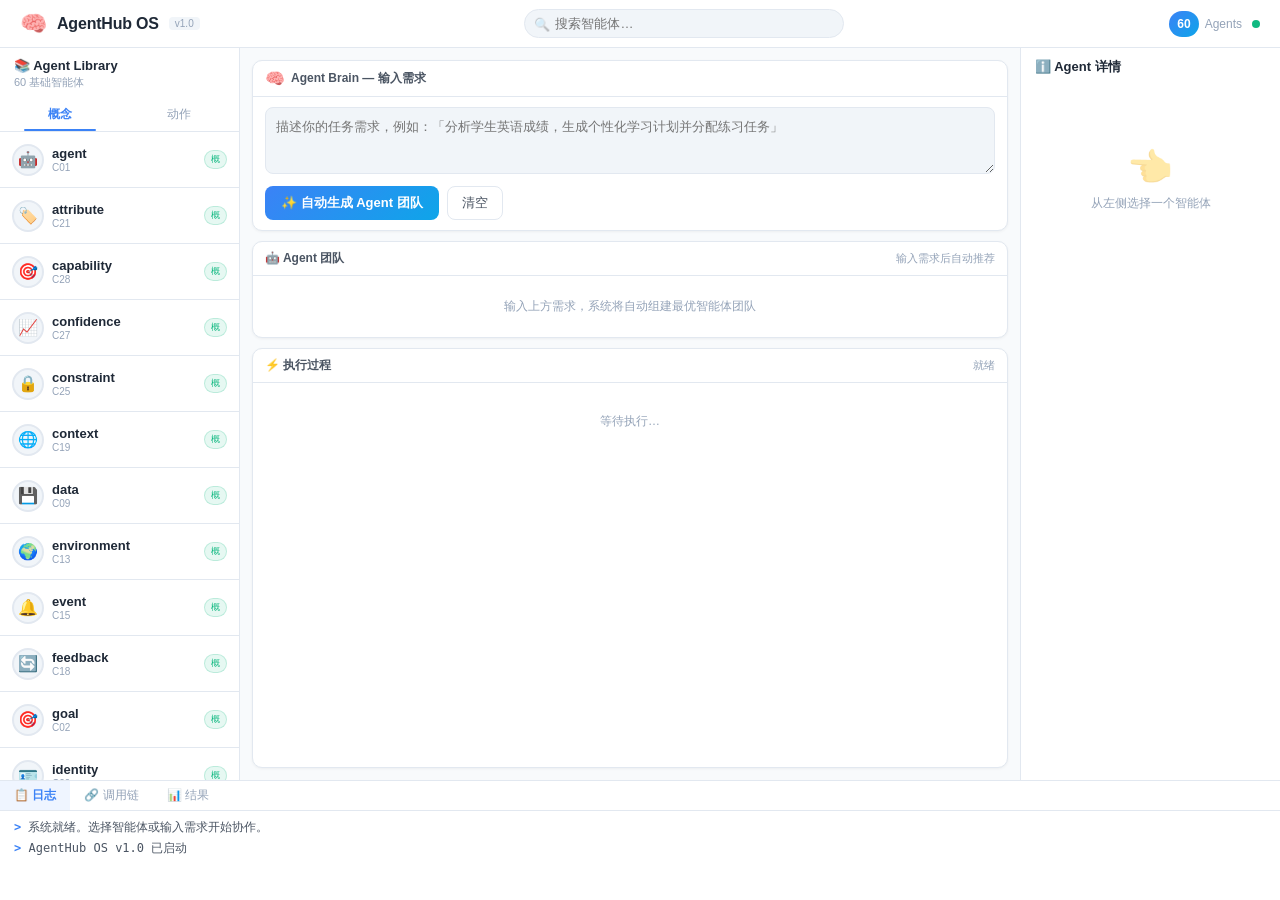
<file: platform/index.html>
<!DOCTYPE html>
<html lang="zh-CN">
<head>
<meta charset="UTF-8">
<meta name="viewport" content="width=device-width, initial-scale=1.0">
<title>AgentHub OS — 智能体协同操作平台</title>
<link rel="stylesheet" href="style.css">
</head>
<body>
<div id="app">
  <!-- ═══ Header ═══ -->
  <header class="header">
    <div class="header-left">
      <div class="logo">🧠</div>
      <h1>AgentHub OS</h1>
      <span class="ver">v1.0</span>
    </div>
    <div class="header-center">
      <span class="sb-icon">🔍</span>
      <input type="text" id="search" placeholder="搜索智能体…" oninput="filterAgents()">
    </div>
    <div class="header-right">
      <span class="badge" id="agentCount">0</span>
      <span class="badge-label">Agents</span>
      <span class="status-dot"></span>
    </div>
  </header>

  <!-- ═══ Main Layout ═══ -->
  <div class="main-layout">

    <!-- ═══ Left: Agent Library ═══ -->
    <aside class="panel-left">
      <div class="panel-title">📚 Agent Library</div>
      <div class="panel-subtitle">60 基础智能体</div>
      <div class="tabs">
        <button class="tab active" data-type="concept" onclick="switchTab('concept')">概念</button>
        <button class="tab" data-type="action" onclick="switchTab('action')">动作</button>
      </div>
      <div class="agent-list" id="agentGrid"></div>
    </aside>

    <!-- ═══ Center: Agent Brain ═══ -->
    <main class="panel-center">
      <!-- Input -->
      <div class="brain-input">
        <div class="bi-header">
          <span class="bi-icon">🧠</span>
          <span>Agent Brain — 输入需求</span>
        </div>
        <div class="bi-body">
          <textarea id="taskInput" placeholder="描述你的任务需求，例如：「分析学生英语成绩，生成个性化学习计划并分配练习任务」" rows="3"></textarea>
          <div class="bi-actions">
            <button class="btn-primary" onclick="generateTeam()">✨ 自动生成 Agent 团队</button>
            <button class="btn-secondary" onclick="clearBrain()">清空</button>
          </div>
        </div>
      </div>

      <!-- Team -->
      <div class="brain-team" id="brainTeam">
        <div class="bt-header">
          <span>🤖 Agent 团队</span>
          <span class="bt-hint" id="teamHint">输入需求后自动推荐</span>
        </div>
        <div class="bt-body" id="teamBody">
          <div class="bt-empty">输入上方需求，系统将自动组建最优智能体团队</div>
        </div>
      </div>

      <!-- Execution -->
      <div class="brain-exec" id="brainExec">
        <div class="be-header">
          <span>⚡ 执行过程</span>
          <span class="be-status" id="execStatus">就绪</span>
        </div>
        <div class="be-body" id="execBody">
          <div class="be-empty">等待执行…</div>
        </div>
      </div>
    </main>

    <!-- ═══ Right: Agent Detail ═══ -->
    <aside class="panel-right">
      <div class="panel-title" id="detailTitle">ℹ️ Agent 详情</div>
      <div id="detailContent" class="detail-root">
        <div class="dr-placeholder">
          <div class="drp-icon">👈</div>
          <p>从左侧选择一个智能体</p>
        </div>
      </div>
    </aside>
  </div>

  <!-- ═══ Bottom: Runtime Console ═══ -->
  <footer class="console">
    <div class="console-tabs">
      <button class="ctab active" onclick="switchConsole(this,'log')">📋 日志</button>
        <button class="ctab" onclick="switchConsole(this,'chain')">🔗 调用链</button>
        <button class="ctab" onclick="switchConsole(this,'result')">📊 结果</button>
    </div>
    <div class="console-body" id="consoleBody">
      <div class="console-log">系统就绪。选择智能体或输入需求开始协作。</div>
    </div>
  </footer>
</div>

<script src="script.js"></script>
</body>
</html>
</file>
<file: platform/style.css>
* { margin:0; padding:0; box-sizing:border-box; }
:root {
  --bg: #F8FAFC;
  --surface: #FFFFFF;
  --surface2: #F1F5F9;
  --surface3: #E8ECF4;
  --border: #E2E8F0;
  --text: #1F2937;
  --text2: #4B5563;
  --text3: #94A3B8;
  --accent: #3B82F6;
  --accent2: #0EA5E9;
  --accent-light: rgba(59,130,246,0.08);
  --green: #10B981;
  --green-bg: rgba(16,185,129,0.1);
  --orange: #F59E0B;
  --orange-bg: rgba(245,158,11,0.1);
  --shadow-sm: 0 1px 3px rgba(0,0,0,0.05);
  --shadow-md: 0 4px 12px rgba(0,0,0,0.07);
}

body {
  font-family: -apple-system, "Segoe UI", "PingFang SC", "Microsoft YaHei", "Noto Sans SC", sans-serif;
  background: var(--bg); color: var(--text); min-height: 100vh;
  -webkit-font-smoothing: antialiased;
}

#app { display:flex; flex-direction:column; height:100vh; }

/* ── Header (48px) ── */
.header {
  display:flex; align-items:center; justify-content:space-between;
  padding:0 20px; background:var(--surface);
  border-bottom:1px solid var(--border); flex-shrink:0; height:48px;
}
.header-left { display:flex; align-items:center; gap:10px; }
.logo { font-size:22px; line-height:1; }
.header-left h1 { font-size:16px; font-weight:700; letter-spacing:-0.2px; }
.ver { font-size:10px; color:var(--text3); background:var(--surface2); padding:1px 6px; border-radius:4px; }
.header-center { position:relative; flex:1; max-width:320px; margin:0 16px; }
.sb-icon { position:absolute; left:10px; top:50%; transform:translateY(-50%); font-size:13px; opacity:0.4; pointer-events:none; z-index:1; }
.header-center input {
  width:100%; padding:6px 10px 6px 30px; border:1px solid var(--border); border-radius:20px;
  background:var(--surface2); color:var(--text); font-size:13px; outline:none; transition:0.2s;
}
.header-center input:focus { border-color:var(--accent); background:var(--surface); box-shadow:0 0 0 2px rgba(59,130,246,0.12); }
.header-right { display:flex; align-items:center; gap:6px; }
.badge {
  display:inline-flex; align-items:center; justify-content:center;
  min-width:26px; height:26px; padding:0 8px; border-radius:20px;
  background:linear-gradient(135deg,var(--accent),var(--accent2)); color:#fff; font-size:12px; font-weight:700;
}
.badge-label { color:var(--text3); font-size:12px; }
.status-dot { width:8px; height:8px; border-radius:50%; background:var(--green); margin-left:4px; }

/* ── Main Layout ── */
.main-layout { display:flex; flex:1; min-height:0; }

/* ── Panel Title ── */
.panel-title { font-size:13px; font-weight:600; padding:10px 14px 2px; }
.panel-subtitle { font-size:11px; color:var(--text3); padding:0 14px 8px; }

/* ── Left Panel (Agent Library) ── */
.panel-left {
  width:240px; min-width:240px; background:var(--surface);
  border-right:1px solid var(--border); display:flex; flex-direction:column;
}
.tabs { display:flex; border-bottom:1px solid var(--border); flex-shrink:0; }
.tab {
  flex:1; padding:8px; border:none; background:transparent; color:var(--text3);
  font-size:12px; font-weight:500; cursor:pointer; transition:0.15s; position:relative;
}
.tab:hover { color:var(--text2); background:var(--surface2); }
.tab.active { color:var(--accent); font-weight:600; }
.tab.active::after {
  content:''; position:absolute; bottom:0; left:20%; right:20%;
  height:2px; background:var(--accent); border-radius:1px;
}
.agent-list { flex:1; overflow-y:auto; }
.agent-list::-webkit-scrollbar { width:4px; }
.agent-list::-webkit-scrollbar-thumb { background:var(--border); border-radius:2px; }

/* Agent item (56px compact) */
.agent-item {
  height:56px; display:flex; align-items:center; gap:8px; padding:0 12px;
  cursor:pointer; user-select:none; border-bottom:1px solid var(--border);
  transition:background 0.12s;
}
.agent-item:hover { background:var(--accent-light); }
.agent-item.active { background:var(--accent-light); }
.agent-item.draggable { cursor:grab; }
.agent-item.draggable:active { cursor:grabbing; opacity:0.5; }
.ai-avatar {
  width:32px; height:32px; border-radius:50%;
  display:flex; align-items:center; justify-content:center; font-size:16px;
  flex-shrink:0; background:var(--surface2); border:2px solid var(--border);
}
.ai-info { flex:1; min-width:0; }
.ai-name { font-size:13px; font-weight:600; line-height:1.3; }
.ai-id { font-size:10px; color:var(--text3); }
.ai-type {
  font-size:9px; padding:2px 6px; border-radius:20px; font-weight:500; flex-shrink:0;
  border:1px solid transparent;
}
.ai-type.concept { background:var(--green-bg); color:var(--green); border-color:rgba(16,185,129,0.2); }
.ai-type.action { background:var(--orange-bg); color:var(--orange); border-color:rgba(245,158,11,0.2); }

/* ── Center Panel (Agent Brain) ── */
.panel-center {
  flex:1; display:flex; flex-direction:column; padding:12px;
  overflow-y:auto; gap:10px;
}

/* Brain Input */
.brain-input {
  background:var(--surface); border:1px solid var(--border); border-radius:10px;
  box-shadow:var(--shadow-sm); flex-shrink:0;
}
.bi-header { display:flex; align-items:center; gap:6px; padding:8px 12px; font-size:12px; font-weight:600; color:var(--text2); border-bottom:1px solid var(--border); }
.bi-icon { font-size:16px; }
.bi-body { padding:10px 12px; }
.bi-body textarea {
  width:100%; border:1px solid var(--border); border-radius:8px; padding:10px;
  font-size:13px; font-family:inherit; color:var(--text); background:var(--surface2);
  resize:vertical; outline:none; transition:0.2s;
}
.bi-body textarea:focus { border-color:var(--accent); background:var(--surface); box-shadow:0 0 0 2px rgba(59,130,246,0.1); }
.bi-actions { display:flex; gap:8px; margin-top:8px; }
.btn-primary {
  padding:7px 16px; border:none; border-radius:8px;
  background:linear-gradient(135deg,var(--accent),var(--accent2)); color:#fff;
  font-size:13px; font-weight:600; cursor:pointer; transition:0.2s;
}
.btn-primary:hover { box-shadow:var(--shadow-md); transform:translateY(-1px); }
.btn-secondary {
  padding:7px 14px; border:1px solid var(--border); border-radius:8px;
  background:var(--surface); color:var(--text2); font-size:13px; cursor:pointer; transition:0.2s;
}
.btn-secondary:hover { border-color:var(--text3); color:var(--text); }

/* Brain Team */
.brain-team {
  background:var(--surface); border:1px solid var(--border); border-radius:10px;
  box-shadow:var(--shadow-sm); flex-shrink:0;
}
.bt-header { display:flex; align-items:center; justify-content:space-between; padding:8px 12px; font-size:12px; font-weight:600; color:var(--text2); border-bottom:1px solid var(--border); }
.bt-hint { font-size:11px; font-weight:400; color:var(--text3); }
.bt-body { padding:10px 12px; min-height:60px; display:flex; flex-wrap:wrap; gap:6px; align-items:center; }
.bt-empty { width:100%; text-align:center; color:var(--text3); font-size:12px; padding:12px 0; }
.team-agent {
  display:flex; align-items:center; gap:6px; padding:5px 10px;
  background:var(--accent-light); border:1px solid rgba(59,130,246,0.2); border-radius:20px;
  font-size:12px; font-weight:500; cursor:pointer; transition:0.15s;
}
.team-agent:hover { background:var(--accent); color:#fff; }
.team-agent .ta-avatar { font-size:14px; }
.team-arrow { color:var(--text3); font-size:14px; user-select:none; }

/* Brain Execution */
.brain-exec {
  flex:1; background:var(--surface); border:1px solid var(--border); border-radius:10px;
  box-shadow:var(--shadow-sm); display:flex; flex-direction:column; min-height:0;
}
.be-header { display:flex; align-items:center; justify-content:space-between; padding:8px 12px; font-size:12px; font-weight:600; color:var(--text2); border-bottom:1px solid var(--border); flex-shrink:0; }
.be-status { font-size:11px; font-weight:400; color:var(--text3); }
.be-body { flex:1; padding:10px 12px; overflow-y:auto; }
.be-empty { text-align:center; color:var(--text3); font-size:12px; padding:20px 0; }
.exec-step {
  display:flex; align-items:center; gap:8px; padding:6px 0; border-bottom:1px solid var(--border); font-size:12px;
}
.exec-step:last-child { border-bottom:none; }
.exec-dot { width:8px; height:8px; border-radius:50%; flex-shrink:0; }
.exec-dot.done { background:var(--green); }
.exec-dot.running { background:var(--accent); animation:pulse 1s infinite; }
.exec-dot.pending { background:var(--border); }
@keyframes pulse { 0%,100%{opacity:1;} 50%{opacity:0.4;} }
.exec-agent { font-weight:600; color:var(--text); }
.exec-action { color:var(--text2); }
.exec-result { color:var(--text3); margin-left:auto; font-size:11px; }

/* ── Right Panel (Agent Detail) ── */
.panel-right {
  width:260px; min-width:260px; background:var(--surface);
  border-left:1px solid var(--border); display:flex; flex-direction:column;
  overflow-y:auto;
}
.detail-root { flex:1; padding:0 14px 14px; }
.dr-placeholder {
  display:flex; flex-direction:column; align-items:center; justify-content:center;
  height:200px; color:var(--text3); font-size:12px;
}
.drp-icon { font-size:36px; margin-bottom:8px; opacity:0.4; }

.dr-header { display:flex; align-items:center; gap:12px; margin-bottom:14px; padding-top:4px; }
.dr-avatar {
  width:48px; height:48px; border-radius:50%;
  display:flex; align-items:center; justify-content:center; font-size:24px;
  border:2px solid var(--accent); background:var(--surface2);
}
.dr-header h3 { font-size:15px; font-weight:700; }
.dr-id { font-size:11px; color:var(--text3); }

.dr-section { margin-bottom:14px; }
.dr-section h4 {
  font-size:11px; font-weight:600; color:var(--text3); text-transform:uppercase;
  margin-bottom:6px; padding-bottom:4px; border-bottom:1px solid var(--border);
}
.dr-desc { font-size:13px; line-height:1.6; color:var(--text2); }

.dr-tags { display:flex; flex-wrap:wrap; gap:4px; }
.dr-tag {
  padding:3px 8px; border-radius:20px; font-size:11px; font-weight:500;
  background:var(--accent-light); color:var(--accent);
}

/* ── Console ── */
.console {
  background:var(--surface); border-top:1px solid var(--border);
  flex-shrink:0; display:flex; flex-direction:column; height:120px;
}
.console-tabs { display:flex; border-bottom:1px solid var(--border); flex-shrink:0; }
.ctab {
  padding:6px 14px; border:none; background:transparent; color:var(--text3);
  font-size:12px; font-weight:500; cursor:pointer; transition:0.15s;
}
.ctab:hover { color:var(--text2); background:var(--surface2); }
.ctab.active { color:var(--accent); font-weight:600; background:var(--accent-light); }
.console-body { flex:1; padding:6px 14px; font-size:12px; color:var(--text2); overflow-y:auto; font-family:'Cascadia Code','Fira Code','Consolas',monospace; }
.console-body::-webkit-scrollbar { width:4px; }
.console-body::-webkit-scrollbar-thumb { background:var(--border); border-radius:2px; }
.console-log { padding:2px 0; }
.console-log::before { content:'> '; color:var(--accent); font-weight:700; }

@media (max-width:1100px) {
  .panel-right { width:200px; min-width:200px; }
}
@media (max-width:900px) {
  .panel-left { width:180px; min-width:180px; }
  .panel-right { display:none; }
}
</file>
